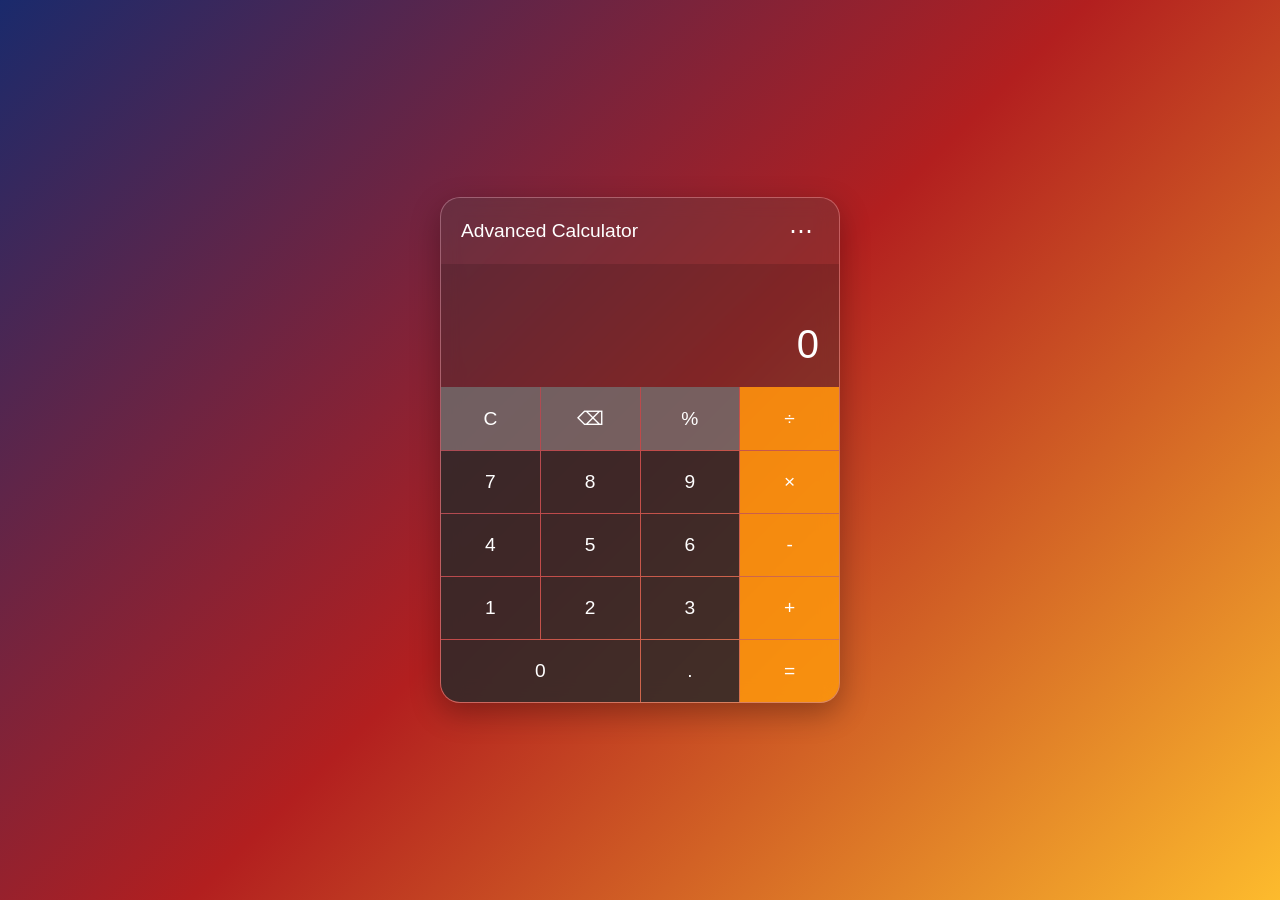
<file: lab-07/index.html>
<!DOCTYPE html>
<html lang="en">
<head>
    <meta charset="UTF-8">
    <meta name="viewport" content="width=device-width, initial-scale=1.0">
    <link rel="stylesheet" href="style.css">
    <title>Advanced Calculator</title>
    
</head>
<body>
    <div class="calculator-container">
        <div class="calculator-header">
            <div class="calculator-title">Advanced Calculator</div>
            <div class="nav-menu">
                <button class="menu-toggle">⋯</button>
                <div class="sub-menu">
                    <div class="sub-menu-item" data-mode="basic">
                        <i>≡</i> Basic Mode
                    </div>
                    <div class="sub-menu-item" data-mode="scientific">
                        <i>π</i> Scientific Mode
                    </div>
                    <div class="sub-menu-item" data-mode="unit">
                        <i>⇄</i> Unit Conversion
                    </div>
                    <div class="sub-menu-item" data-mode="currency">
                        <i>$</i> Currency Conversion
                    </div>
                </div>
            </div>
        </div>

        <div class="display">
            <div class="calculation"></div>
            <div class="result">0</div>
        </div>

        <!-- Scientific Panel -->
        <div class="scientific-panel">
            <button class="key scientific-key" data-func="sin">sin</button>
            <button class="key scientific-key" data-func="cos">cos</button>
            <button class="key scientific-key" data-func="tan">tan</button>
            <button class="key scientific-key" data-func="log">log</button>
            <button class="key scientific-key" data-func="ln">ln</button>
            <button class="key scientific-key" data-func="sqrt">√</button>
            <button class="key scientific-key" data-func="pow">x^y</button>
            <button class="key scientific-key" data-func="fact">x!</button>
            <button class="key scientific-key" data-func="pi">π</button>
            <button class="key scientific-key" data-func="e">e</button>
        </div>

        <!-- Unit Conversion Panel -->
        <div class="conversion-panel">
            <div class="conversion-form">
                <div class="form-group">
                    <label for="conversion-type">Conversion Type</label>
                    <select id="conversion-type">
                        <option value="length">Length</option>
                        <option value="weight">Weight</option>
                        <option value="temperature">Temperature</option>
                    </select>
                </div>
                <div class="form-group">
                    <label for="from-unit">From</label>
                    <select id="from-unit">
                        <option value="meter">Meter</option>
                        <option value="kilometer">Kilometer</option>
                        <option value="centimeter">Centimeter</option>
                    </select>
                </div>
                <div class="form-group">
                    <label for="to-unit">To</label>
                    <select id="to-unit">
                        <option value="foot">Foot</option>
                        <option value="mile">Mile</option>
                        <option value="inch">Inch</option>
                    </select>
                </div>
                <div class="form-group">
                    <label for="input-value">Value</label>
                    <input type="number" id="input-value" placeholder="Enter value">
                </div>
                <button class="key" id="convert-btn">Convert</button>
                <div class="conversion-result">
                    Result: <span id="conversion-result">-</span>
                </div>
            </div>
        </div>

        <!-- Currency Conversion Panel -->
        <div class="conversion-panel">
            <div class="conversion-form">
                <div class="form-group">
                    <label for="from-currency">From Currency</label>
                    <select id="from-currency">
                        <option value="USD">USD - US Dollar</option>
                        <option value="EUR">EUR - Euro</option>
                        <option value="GBP">GBP - British Pound</option>
                        <option value="JPY">JPY - Japanese Yen</option>
                        <option value="CAD">CAD - Canadian Dollar</option>
                    </select>
                </div>
                <div class="form-group">
                    <label for="to-currency">To Currency</label>
                    <select id="to-currency">
                        <option value="EUR">EUR - Euro</option>
                        <option value="USD">USD - US Dollar</option>
                        <option value="GBP">GBP - British Pound</option>
                        <option value="JPY">JPY - Japanese Yen</option>
                        <option value="CAD">CAD - Canadian Dollar</option>
                    </select>
                </div>
                <div class="form-group">
                    <label for="currency-amount">Amount</label>
                    <input type="number" id="currency-amount" placeholder="Enter amount">
                </div>
                <button class="key" id="currency-convert-btn">Convert</button>
                <div class="conversion-result">
                    Result: <span id="currency-result">-</span>
                    <div class="currency-info">Exchange rates are for demonstration only</div>
                </div>
            </div>
        </div>

        <!-- Basic Calculator Keypad -->
        <div class="keypad">
            <button class="key special" data-action="clear">C</button>
            <button class="key special" data-action="backspace">⌫</button>
            <button class="key special" data-action="percentage">%</button>
            <button class="key operator" data-operator="÷">÷</button>
            
            <button class="key" data-number="7">7</button>
            <button class="key" data-number="8">8</button>
            <button class="key" data-number="9">9</button>
            <button class="key operator" data-operator="×">×</button>
            
            <button class="key" data-number="4">4</button>
            <button class="key" data-number="5">5</button>
            <button class="key" data-number="6">6</button>
            <button class="key operator" data-operator="-">-</button>
            
            <button class="key" data-number="1">1</button>
            <button class="key" data-number="2">2</button>
            <button class="key" data-number="3">3</button>
            <button class="key operator" data-operator="+">+</button>
            
            <button class="key zero" data-number="0">0</button>
            <button class="key" data-number=".">.</button>
            <button class="key operator" data-operator="=">=</button>
        </div>
    </div>

    <script>
        // Calculator state
        let currentInput = '0';
        let previousInput = '';
        let operator = null;
        let waitingForNewInput = false;
        let calculationString = '';

        // DOM Elements
        const displayResult = document.querySelector('.result');
        const displayCalculation = document.querySelector('.calculation');
        const menuToggle = document.querySelector('.menu-toggle');
        const subMenu = document.querySelector('.sub-menu');
        const scientificPanel = document.querySelector('.scientific-panel');
        const unitPanel = document.querySelectorAll('.conversion-panel')[0];
        const currencyPanel = document.querySelectorAll('.conversion-panel')[1];
        const keypad = document.querySelector('.keypad');

        // Event Listeners for menu
        menuToggle.addEventListener('click', () => {
            subMenu.classList.toggle('active');
        });

        // Close menu when clicking outside
        document.addEventListener('click', (e) => {
            if (!e.target.closest('.nav-menu')) {
                subMenu.classList.remove('active');
            }
        });

        // Menu item selection
        document.querySelectorAll('.sub-menu-item').forEach(item => {
            item.addEventListener('click', () => {
                const mode = item.getAttribute('data-mode');
                switchMode(mode);
                subMenu.classList.remove('active');
            });
        });

        // Switch between calculator modes
        function switchMode(mode) {
            // Hide all panels first
            scientificPanel.classList.remove('active');
            unitPanel.classList.remove('active');
            currencyPanel.classList.remove('active');
            keypad.classList.remove('hidden');

            // Show the selected panel
            switch(mode) {
                case 'basic':
                    // Default calculator view
                    break;
                case 'scientific':
                    scientificPanel.classList.add('active');
                    break;
                case 'unit':
                    unitPanel.classList.add('active');
                    keypad.classList.add('hidden');
                    break;
                case 'currency':
                    currencyPanel.classList.add('active');
                    keypad.classList.add('hidden');
                    break;
            }
        }

        // Basic Calculator Functionality
        document.querySelectorAll('.key').forEach(button => {
            button.addEventListener('click', () => {
                const action = button.getAttribute('data-action');
                const number = button.getAttribute('data-number');
                const operatorValue = button.getAttribute('data-operator');

                if (number !== null) {
                    inputNumber(number);
                } else if (operatorValue !== null) {
                    inputOperator(operatorValue);
                } else if (action !== null) {
                    handleAction(action);
                }

                updateDisplay();
            });
        });

        // Scientific Calculator Functionality
        document.querySelectorAll('.scientific-key').forEach(button => {
            button.addEventListener('click', () => {
                const func = button.getAttribute('data-func');
                handleScientificFunction(func);
                updateDisplay();
            });
        });

        // Input number
        function inputNumber(num) {
            if (waitingForNewInput) {
                currentInput = num;
                waitingForNewInput = false;
            } else {
                currentInput = currentInput === '0' ? num : currentInput + num;
            }
        }

        // Input operator
        function inputOperator(nextOperator) {
            const inputValue = parseFloat(currentInput);

            if (operator && waitingForNewInput) {
                operator = nextOperator;
                return;
            }

            if (previousInput === '') {
                previousInput = currentInput;
            } else if (operator) {
                const result = calculate(previousInput, currentInput, operator);
                
                if (result === 'Error' || !isFinite(result)) {
                    currentInput = 'Error';
                    previousInput = '';
                    operator = null;
                    waitingForNewInput = true;
                    return;
                }
                
                currentInput = `${parseFloat(result.toFixed(10))}`;
                previousInput = currentInput;
            }

            waitingForNewInput = true;
            operator = nextOperator;
            calculationString = `${previousInput} ${operator}`;
        }

        // Handle actions (clear, backspace, etc.)
        function handleAction(action) {
            switch(action) {
                case 'clear':
                    currentInput = '0';
                    previousInput = '';
                    operator = null;
                    waitingForNewInput = false;
                    calculationString = '';
                    break;
                case 'backspace':
                    if (currentInput.length > 1) {
                        currentInput = currentInput.slice(0, -1);
                    } else {
                        currentInput = '0';
                    }
                    break;
                case 'percentage':
                    currentInput = `${parseFloat(currentInput) / 100}`;
                    break;
            }
        }

        // Handle scientific functions
        function handleScientificFunction(func) {
            const inputValue = parseFloat(currentInput);
            let result;

            switch(func) {
                case 'sin':
                    result = Math.sin(inputValue * Math.PI / 180);
                    break;
                case 'cos':
                    result = Math.cos(inputValue * Math.PI / 180);
                    break;
                case 'tan':
                    result = Math.tan(inputValue * Math.PI / 180);
                    break;
                case 'log':
                    result = Math.log10(inputValue);
                    break;
                case 'ln':
                    result = Math.log(inputValue);
                    break;
                case 'sqrt':
                    result = Math.sqrt(inputValue);
                    break;
                case 'pow':
                    previousInput = currentInput;
                    operator = '^';
                    waitingForNewInput = true;
                    calculationString = `${previousInput} ^`;
                    return;
                case 'fact':
                    result = factorial(inputValue);
                    break;
                case 'pi':
                    result = Math.PI;
                    break;
                case 'e':
                    result = Math.E;
                    break;
            }

            if (result !== undefined) {
                currentInput = `${parseFloat(result.toFixed(10))}`;
                calculationString = `${func}(${inputValue})`;
                waitingForNewInput = true;
            }
        }

        // Calculate factorial
        function factorial(n) {
            if (n < 0) return NaN;
            if (n === 0 || n === 1) return 1;
            let result = 1;
            for (let i = 2; i <= n; i++) {
                result *= i;
            }
            return result;
        }

        // Perform calculation
        function calculate(first, second, operator) {
            const firstNum = parseFloat(first);
            const secondNum = parseFloat(second);
            
            if (isNaN(firstNum) || isNaN(secondNum)) return 'Error';

            switch(operator) {
                case '+':
                    return firstNum + secondNum;
                case '-':
                    return firstNum - secondNum;
                case '×':
                    return firstNum * secondNum;
                case '÷':
                    return secondNum !== 0 ? firstNum / secondNum : 'Error';
                case '^':
                    return Math.pow(firstNum, secondNum);
                default:
                    return secondNum;
            }
        }

        // Update display
        function updateDisplay() {
            displayResult.textContent = currentInput;
            displayCalculation.textContent = calculationString;
        }

        // Unit Conversion
        document.getElementById('convert-btn').addEventListener('click', performUnitConversion);
        document.getElementById('conversion-type').addEventListener('change', updateUnitOptions);

        // Update unit options based on conversion type
        function updateUnitOptions() {
            const type = document.getElementById('conversion-type').value;
            const fromUnit = document.getElementById('from-unit');
            const toUnit = document.getElementById('to-unit');
            
            // Clear existing options
            fromUnit.innerHTML = '';
            toUnit.innerHTML = '';
            
            let options = [];
            
            switch(type) {
                case 'length':
                    options = ['meter', 'kilometer', 'centimeter', 'millimeter', 'mile', 'yard', 'foot', 'inch'];
                    break;
                case 'weight':
                    options = ['kilogram', 'gram', 'milligram', 'pound', 'ounce'];
                    break;
                case 'temperature':
                    options = ['celsius', 'fahrenheit', 'kelvin'];
                    break;
            }
            
            // Add options to both select elements
            options.forEach(option => {
                const fromOption = document.createElement('option');
                fromOption.value = option;
                fromOption.textContent = option.charAt(0).toUpperCase() + option.slice(1);
                fromUnit.appendChild(fromOption);
                
                const toOption = document.createElement('option');
                toOption.value = option;
                toOption.textContent = option.charAt(0).toUpperCase() + option.slice(1);
                toUnit.appendChild(toOption);
            });
            
            // Set different default values
            if (type === 'length') {
                fromUnit.value = 'meter';
                toUnit.value = 'foot';
            } else if (type === 'weight') {
                fromUnit.value = 'kilogram';
                toUnit.value = 'pound';
            } else if (type === 'temperature') {
                fromUnit.value = 'celsius';
                toUnit.value = 'fahrenheit';
            }
        }

        // Initialize unit options
        updateUnitOptions();

        // Perform unit conversion
        function performUnitConversion() {
            const type = document.getElementById('conversion-type').value;
            const fromUnit = document.getElementById('from-unit').value;
            const toUnit = document.getElementById('to-unit').value;
            const inputValue = parseFloat(document.getElementById('input-value').value);
            
            if (isNaN(inputValue)) {
                document.getElementById('conversion-result').textContent = 'Invalid input';
                return;
            }
            
            let result;
            
            // Conversion factors
            if (type === 'length') {
                // Convert to meters first, then to target unit
                const toMeter = {
                    meter: 1,
                    kilometer: 1000,
                    centimeter: 0.01,
                    millimeter: 0.001,
                    mile: 1609.34,
                    yard: 0.9144,
                    foot: 0.3048,
                    inch: 0.0254
                };
                
                const valueInMeters = inputValue * toMeter[fromUnit];
                result = valueInMeters / toMeter[toUnit];
            } else if (type === 'weight') {
                // Convert to kilograms first, then to target unit
                const toKilogram = {
                    kilogram: 1,
                    gram: 0.001,
                    milligram: 0.000001,
                    pound: 0.453592,
                    ounce: 0.0283495
                };
                
                const valueInKilograms = inputValue * toKilogram[fromUnit];
                result = valueInKilograms / toKilogram[toUnit];
            } else if (type === 'temperature') {
                // Temperature conversions are formula-based
                if (fromUnit === 'celsius') {
                    if (toUnit === 'fahrenheit') {
                        result = (inputValue * 9/5) + 32;
                    } else if (toUnit === 'kelvin') {
                        result = inputValue + 273.15;
                    } else {
                        result = inputValue;
                    }
                } else if (fromUnit === 'fahrenheit') {
                    if (toUnit === 'celsius') {
                        result = (inputValue - 32) * 5/9;
                    } else if (toUnit === 'kelvin') {
                        result = (inputValue - 32) * 5/9 + 273.15;
                    } else {
                        result = inputValue;
                    }
                } else if (fromUnit === 'kelvin') {
                    if (toUnit === 'celsius') {
                        result = inputValue - 273.15;
                    } else if (toUnit === 'fahrenheit') {
                        result = (inputValue - 273.15) * 9/5 + 32;
                    } else {
                        result = inputValue;
                    }
                }
            }
            
            document.getElementById('conversion-result').textContent = 
                `${inputValue} ${fromUnit} = ${result.toFixed(6)} ${toUnit}`;
        }

        // Currency Conversion
        document.getElementById('currency-convert-btn').addEventListener('click', performCurrencyConversion);

        // Mock exchange rates (in a real app, you would fetch these from an API)
        const exchangeRates = {
            USD: { EUR: 0.85, GBP: 0.73, JPY: 110.25, CAD: 1.25 },
            EUR: { USD: 1.18, GBP: 0.86, JPY: 129.75, CAD: 1.47 },
            GBP: { USD: 1.37, EUR: 1.16, JPY: 151.25, CAD: 1.71 },
            JPY: { USD: 0.0091, EUR: 0.0077, GBP: 0.0066, CAD: 0.011 },
            CAD: { USD: 0.80, EUR: 0.68, GBP: 0.58, JPY: 90.91 }
        };

        // Perform currency conversion
        function performCurrencyConversion() {
            const fromCurrency = document.getElementById('from-currency').value;
            const toCurrency = document.getElementById('to-currency').value;
            const amount = parseFloat(document.getElementById('currency-amount').value);
            
            if (isNaN(amount)) {
                document.getElementById('currency-result').textContent = 'Invalid amount';
                return;
            }
            
            let result;
            
            if (fromCurrency === toCurrency) {
                result = amount;
            } else {
                // Check if we have the exchange rate
                if (exchangeRates[fromCurrency] && exchangeRates[fromCurrency][toCurrency]) {
                    result = amount * exchangeRates[fromCurrency][toCurrency];
                } else {
                    document.getElementById('currency-result').textContent = 'Conversion not available';
                    return;
                }
            }
            
            document.getElementById('currency-result').textContent = 
                `${amount.toFixed(2)} ${fromCurrency} = ${result.toFixed(2)} ${toCurrency}`;
        }

        // Keyboard support
        document.addEventListener('keydown', (event) => {
            if (event.key >= '0' && event.key <= '9') {
                inputNumber(event.key);
            } else if (event.key === '.') {
                inputNumber('.');
            } else if (event.key === '+') {
                inputOperator('+');
            } else if (event.key === '-') {
                inputOperator('-');
            } else if (event.key === '*') {
                inputOperator('×');
            } else if (event.key === '/') {
                inputOperator('÷');
            } else if (event.key === 'Enter' || event.key === '=') {
                inputOperator('=');
            } else if (event.key === 'Escape') {
                handleAction('clear');
            } else if (event.key === 'Backspace') {
                handleAction('backspace');
            }
            
            updateDisplay();
            event.preventDefault();
        });
    </script>
</body>
</html>
</file>
<file: lab-07/style.css>
* {
            margin: 0;
            padding: 0;
            box-sizing: border-box;
            font-family: 'Segoe UI', Tahoma, Geneva, Verdana, sans-serif;
        }

        body {
            display: flex;
            justify-content: center;
            align-items: center;
            min-height: 100vh;
            background: linear-gradient(135deg, #1a2a6c, #b21f1f, #fdbb2d);
            padding: 20px;
        }

        .calculator-container {
            width: 100%;
            max-width: 400px;
            background-color: rgba(255, 255, 255, 0.1);
            backdrop-filter: blur(10px);
            border-radius: 20px;
            box-shadow: 0 10px 30px rgba(0, 0, 0, 0.3);
            overflow: hidden;
            border: 1px solid rgba(255, 255, 255, 0.2);
        }

        .calculator-header {
            display: flex;
            justify-content: space-between;
            align-items: center;
            padding: 15px 20px;
            background-color: rgba(0, 0, 0, 0.2);
            color: white;
        }

        .calculator-title {
            font-size: 1.2rem;
            font-weight: 500;
        }

        .nav-menu {
            position: relative;
        }

        .menu-toggle {
            background: none;
            border: none;
            color: white;
            font-size: 1.5rem;
            cursor: pointer;
            padding: 5px;
            border-radius: 50%;
            width: 36px;
            height: 36px;
            display: flex;
            justify-content: center;
            align-items: center;
            transition: background-color 0.3s;
        }

        .menu-toggle:hover {
            background-color: rgba(255, 255, 255, 0.1);
        }

        .sub-menu {
            position: absolute;
            top: 100%;
            right: 0;
            background-color: rgba(30, 30, 30, 0.95);
            border-radius: 10px;
            padding: 10px 0;
            min-width: 200px;
            box-shadow: 0 5px 15px rgba(0, 0, 0, 0.3);
            display: none;
            z-index: 100;
        }

        .sub-menu.active {
            display: block;
        }

        .sub-menu-item {
            padding: 12px 20px;
            color: white;
            cursor: pointer;
            transition: background-color 0.2s;
            display: flex;
            align-items: center;
            gap: 10px;
        }

        .sub-menu-item:hover {
            background-color: rgba(255, 255, 255, 0.1);
        }

        .sub-menu-item i {
            font-size: 1.2rem;
            width: 20px;
            text-align: center;
        }

        .display {
            padding: 20px;
            text-align: right;
            background-color: rgba(0, 0, 0, 0.3);
            color: white;
            min-height: 120px;
            display: flex;
            flex-direction: column;
            justify-content: flex-end;
        }

        .calculation {
            font-size: 1.2rem;
            min-height: 28px;
            opacity: 0.7;
            word-wrap: break-word;
        }

        .result {
            font-size: 2.5rem;
            font-weight: 500;
            margin-top: 10px;
            word-wrap: break-word;
        }

        .keypad {
            display: grid;
            grid-template-columns: repeat(4, 1fr);
            gap: 1px;
            background-color: rgba(255, 255, 255, 0.1);
        }

        .key {
            background-color: rgba(30, 30, 30, 0.8);
            border: none;
            color: white;
            font-size: 1.2rem;
            padding: 20px 10px;
            cursor: pointer;
            transition: background-color 0.2s;
            display: flex;
            justify-content: center;
            align-items: center;
        }

        .key:hover {
            background-color: rgba(50, 50, 50, 0.8);
        }

        .key:active {
            background-color: rgba(70, 70, 70, 0.8);
        }

        .operator {
            background-color: rgba(255, 149, 0, 0.8);
        }

        .operator:hover {
            background-color: rgba(255, 149, 0, 0.9);
        }

        .operator:active {
            background-color: rgb(0, 0, 0);
        }

        .special {
            background-color: rgba(100, 100, 100, 0.8);
        }

        .zero {
            grid-column: span 2;
        }

        .scientific-panel {
            display: none;
            grid-template-columns: repeat(5, 1fr);
            gap: 1px;
            background-color: rgba(255, 255, 255, 0.1);
            padding: 10px;
        }

        .scientific-panel.active {
            display: grid;
        }

        .conversion-panel {
            display: none;
            padding: 20px;
            background-color: rgba(0, 0, 0, 0.2);
            color: white;
        }

        .conversion-panel.active {
            display: block;
        }

        .conversion-form {
            display: flex;
            flex-direction: column;
            gap: 15px;
        }

        .form-group {
            display: flex;
            flex-direction: column;
            gap: 5px;
        }

        .form-group label {
            font-size: 0.9rem;
            opacity: 0.8;
        }

        .form-group input, .form-group select {
            padding: 10px;
            border-radius: 5px;
            border: 1px solid rgba(255, 255, 255, 0.2);
            background-color: rgba(0, 0, 0, 0.3);
            color: white;
            font-size: 1rem;
        }

        .conversion-result {
            margin-top: 15px;
            padding: 15px;
            background-color: rgba(0, 0, 0, 0.3);
            border-radius: 5px;
            font-size: 1.2rem;
            text-align: center;
        }

        .currency-info {
            font-size: 0.8rem;
            opacity: 0.7;
            margin-top: 5px;
        }

        .hidden {
            display: none;
        }
</file>
